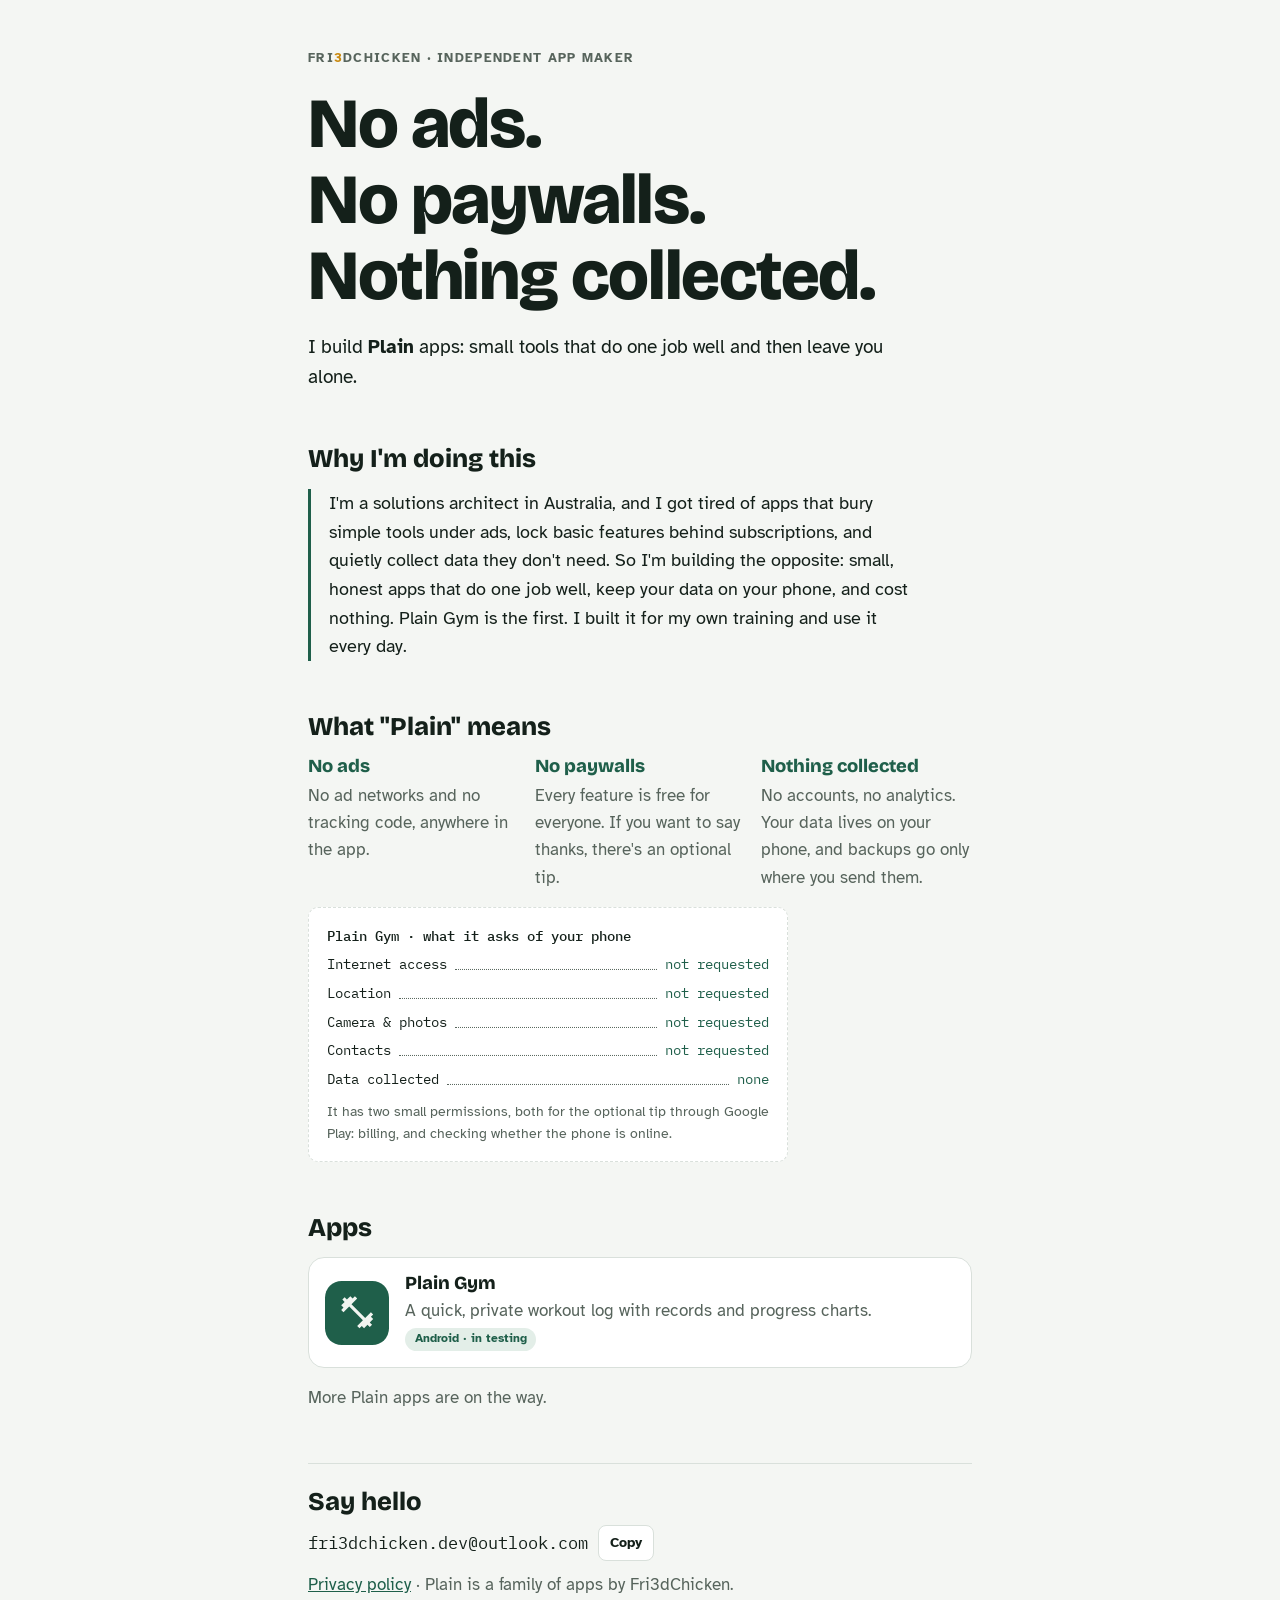
<file: index.html>
<!doctype html>
<html lang="en-AU">
<head>
<meta charset="utf-8">
<meta name="viewport" content="width=device-width, initial-scale=1">
<title>Fri3dChicken · Plain apps</title>
<meta name="description" content="Plain apps by Fri3dChicken: simple apps with no ads, no paywalls and no data collection.">
<meta property="og:title" content="Fri3dChicken · Plain apps">
<meta property="og:description" content="No ads. No paywalls. Nothing collected.">
<meta property="og:image" content="https://fri3dchicken.github.io/icon-512.png">
<meta property="og:url" content="https://fri3dchicken.github.io/">
<link rel="icon" href="favicon.png">
<link rel="preconnect" href="https://fonts.googleapis.com">
<link rel="preconnect" href="https://fonts.gstatic.com" crossorigin>
<link rel="stylesheet" href="https://fonts.googleapis.com/css2?family=Atkinson+Hyperlegible:ital,wght@0,400;0,700;1,400&family=Bricolage+Grotesque:opsz,wght@12..96,500;12..96,800&family=IBM+Plex+Mono:wght@400;500&display=swap">
<link rel="stylesheet" href="style.css">
</head>
<body>
<main class="wrap">
  <section class="hero">
    <span class="eyebrow">Fri<span class="three">3</span>dChicken · independent app maker</span>
    <h1><span>No ads.</span><span>No paywalls.</span><span>Nothing collected.</span></h1>
    <p class="intro">I build <strong>Plain</strong> apps: small tools that do one job well and then leave you alone.</p>
  </section>

  <section class="why" aria-labelledby="why-title">
    <h2 id="why-title">Why I'm doing this</h2>
    <blockquote>I'm a solutions architect in Australia, and I got tired of apps that bury simple tools under ads, lock basic features behind subscriptions, and quietly collect data they don't need. So I'm building the opposite: small, honest apps that do one job well, keep your data on your phone, and cost nothing. Plain Gym is the first. I built it for my own training and use it every day.</blockquote>
  </section>

  <section aria-labelledby="promise-title">
    <h2 id="promise-title">What "Plain" means</h2>
    <div class="promise-list">
      <div><h3>No ads</h3><p class="muted">No ad networks and no tracking code, anywhere in the app.</p></div>
      <div><h3>No paywalls</h3><p class="muted">Every feature is free for everyone. If you want to say thanks, there's an optional tip.</p></div>
      <div><h3>Nothing collected</h3><p class="muted">No accounts, no analytics. Your data lives on your phone, and backups go only where you send them.</p></div>
    </div>
    <div class="receipt" aria-label="What Plain Gym asks of your phone">
      <span class="title">Plain Gym · what it asks of your phone</span>
      <div class="row"><span>Internet access</span><span class="dots"></span><span class="val">not requested</span></div>
      <div class="row"><span>Location</span><span class="dots"></span><span class="val">not requested</span></div>
      <div class="row"><span>Camera &amp; photos</span><span class="dots"></span><span class="val">not requested</span></div>
      <div class="row"><span>Contacts</span><span class="dots"></span><span class="val">not requested</span></div>
      <div class="row"><span>Data collected</span><span class="dots"></span><span class="val">none</span></div>
      <p class="note">It has two small permissions, both for the optional tip through Google Play: billing, and checking whether the phone is online.</p>
    </div>
  </section>

  <section aria-labelledby="apps-title">
    <h2 id="apps-title">Apps</h2>
    <a class="app-card" href="gym/">
      <span class="icon" aria-hidden="true"><svg viewBox="0 0 24 24"><path fill="#F2F5F1" d="M20.57 14.86L22 13.43 20.57 12 17 15.57 8.43 7 12 3.43 10.57 2 9.14 3.43 7.71 2 5.57 4.14 4.14 2.71 2.71 4.14l1.43 1.43L2 7.71l1.43 1.43L2 10.57 3.43 12 7 8.43 15.57 17 12 20.57 13.43 22l1.43-1.43L16.29 22l2.14-2.14 1.43 1.43 1.43-1.43-1.43-1.43L22 16.29z"/></svg></span>
      <span class="body">
        <h3>Plain Gym</h3>
        <span class="muted">A quick, private workout log with records and progress charts.</span>
        <span class="chip">Android · in testing</span>
      </span>
    </a>
    <p class="muted">More Plain apps are on the way.</p>
  </section>

  <section class="contact" aria-labelledby="contact-title">
    <h2 id="contact-title">Say hello</h2>
    <div class="email-row">
      <span class="email">fri3dchicken.dev@outlook.com</span>
      <button type="button" class="copy" data-copy="fri3dchicken.dev@outlook.com">Copy</button>
    </div>
    <p class="muted"><a href="privacy.html">Privacy policy</a> · Plain is a family of apps by Fri3dChicken.</p>
  </section>
</main>
<script src="copy.js"></script>
</body>
</html>
</file>
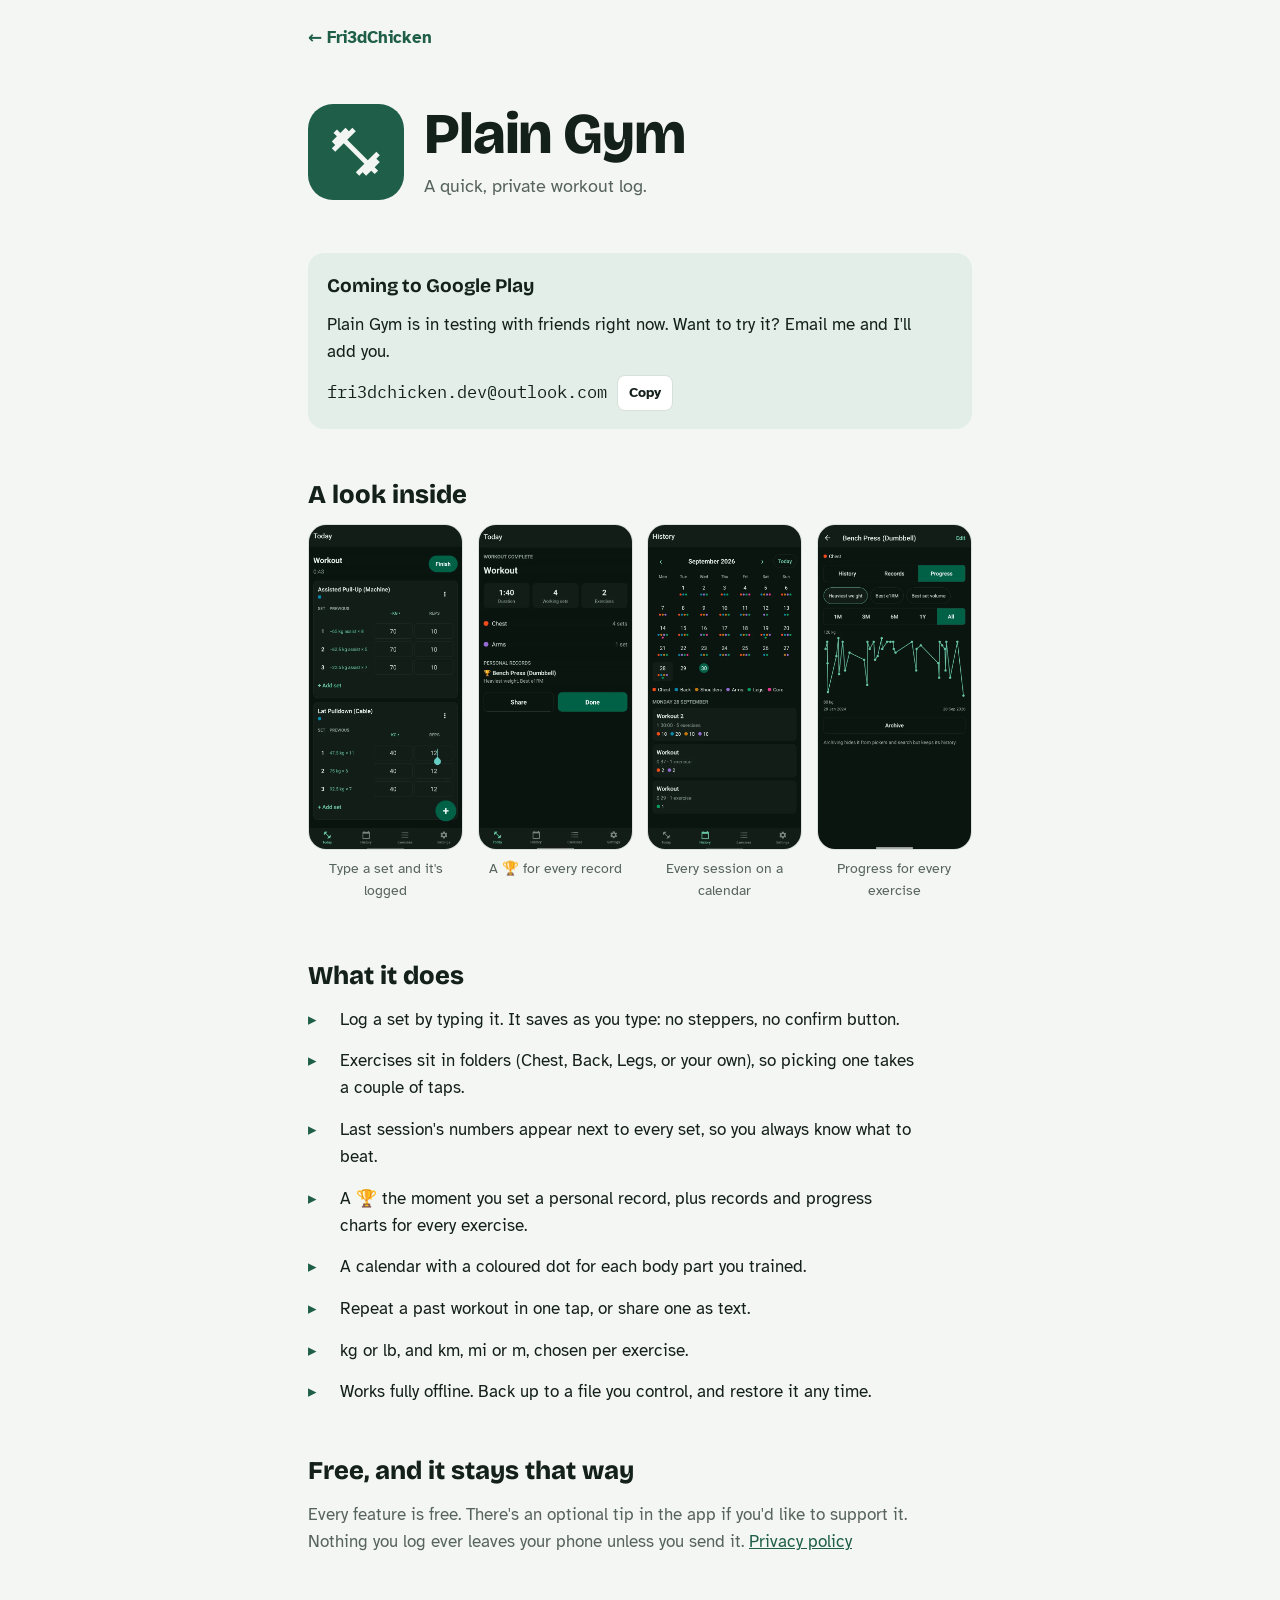
<file: gym/index.html>
<!doctype html>
<html lang="en-AU">
<head>
<meta charset="utf-8">
<meta name="viewport" content="width=device-width, initial-scale=1">
<title>Plain Gym · Fri3dChicken</title>
<meta name="description" content="Plain Gym: a quick, private workout log. No ads, no paywalls, nothing collected.">
<meta property="og:title" content="Plain Gym">
<meta property="og:description" content="A quick, private workout log. No ads. No paywalls. Nothing collected.">
<meta property="og:image" content="https://fri3dchicken.github.io/icon-512.png">
<meta property="og:url" content="https://fri3dchicken.github.io/gym/">
<link rel="icon" href="../favicon.png">
<link rel="preconnect" href="https://fonts.googleapis.com">
<link rel="preconnect" href="https://fonts.gstatic.com" crossorigin>
<link rel="stylesheet" href="https://fonts.googleapis.com/css2?family=Atkinson+Hyperlegible:ital,wght@0,400;0,700;1,400&family=Bricolage+Grotesque:opsz,wght@12..96,500;12..96,800&family=IBM+Plex+Mono:wght@400;500&display=swap">
<link rel="stylesheet" href="../style.css">
</head>
<body>
<main class="wrap">
  <a class="back" href="../">← Fri3dChicken</a>
  <header class="app-head">
    <span class="icon big" aria-hidden="true"><svg viewBox="0 0 24 24"><path fill="#F2F5F1" d="M20.57 14.86L22 13.43 20.57 12 17 15.57 8.43 7 12 3.43 10.57 2 9.14 3.43 7.71 2 5.57 4.14 4.14 2.71 2.71 4.14l1.43 1.43L2 7.71l1.43 1.43L2 10.57 3.43 12 7 8.43 15.57 17 12 20.57 13.43 22l1.43-1.43L16.29 22l2.14-2.14 1.43 1.43 1.43-1.43-1.43-1.43L22 16.29z"/></svg></span>
    <div style="display:grid;gap:0.4rem;min-width:0">
      <h1>Plain Gym</h1>
      <p class="tagline muted">A quick, private workout log.</p>
    </div>
  </header>

  <section class="get" aria-labelledby="get-title">
    <strong id="get-title">Coming to Google Play</strong>
    <p>Plain Gym is in testing with friends right now. Want to try it? Email me and I'll add you.</p>
    <div class="email-row">
      <span class="email">fri3dchicken.dev@outlook.com</span>
      <button type="button" class="copy" data-copy="fri3dchicken.dev@outlook.com">Copy</button>
    </div>
  </section>

  <section aria-labelledby="shots-title">
    <h2 id="shots-title">A look inside</h2>
    <div class="shots" tabindex="0" role="region" aria-label="Screenshots; scroll sideways for more">
      <figure class="shot">
        <img src="shots/today.webp" width="600" height="1269" loading="lazy" alt="Today tab mid-workout: two exercises with their sets typed in, and last session's numbers beside each set">
        <figcaption>Type a set and it's logged</figcaption>
      </figure>
      <figure class="shot">
        <img src="shots/summary.webp" width="600" height="1269" loading="lazy" alt="Workout summary: duration, working sets and exercises, the body parts trained, and a trophy for a dumbbell bench press record">
        <figcaption>A 🏆 for every record</figcaption>
      </figure>
      <figure class="shot">
        <img src="shots/history.webp" width="600" height="1269" loading="lazy" alt="History calendar for a month, with a coloured dot for each body part trained each day, and the workouts from one day listed below">
        <figcaption>Every session on a calendar</figcaption>
      </figure>
      <figure class="shot">
        <img src="shots/progress.webp" width="600" height="1269" loading="lazy" alt="Progress chart of the heaviest dumbbell bench press over two and a half years">
        <figcaption>Progress for every exercise</figcaption>
      </figure>
    </div>
  </section>

  <section aria-labelledby="features-title">
    <h2 id="features-title">What it does</h2>
    <ul class="features">
      <li><span>Log a set by typing it. It saves as you type: no steppers, no confirm button.</span></li>
      <li><span>Exercises sit in folders (Chest, Back, Legs, or your own), so picking one takes a couple of taps.</span></li>
      <li><span>Last session's numbers appear next to every set, so you always know what to beat.</span></li>
      <li><span>A 🏆 the moment you set a personal record, plus records and progress charts for every exercise.</span></li>
      <li><span>A calendar with a coloured dot for each body part you trained.</span></li>
      <li><span>Repeat a past workout in one tap, or share one as text.</span></li>
      <li><span>kg or lb, and km, mi or m, chosen per exercise.</span></li>
      <li><span>Works fully offline. Back up to a file you control, and restore it any time.</span></li>
    </ul>
  </section>

  <section aria-labelledby="free-title">
    <h2 id="free-title">Free, and it stays that way</h2>
    <p class="muted">Every feature is free. There's an optional tip in the app if you'd like to support it. Nothing you log ever leaves your phone unless you send it. <a href="../privacy.html">Privacy policy</a></p>
  </section>
</main>
<script src="../copy.js"></script>
</body>
</html>
</file>
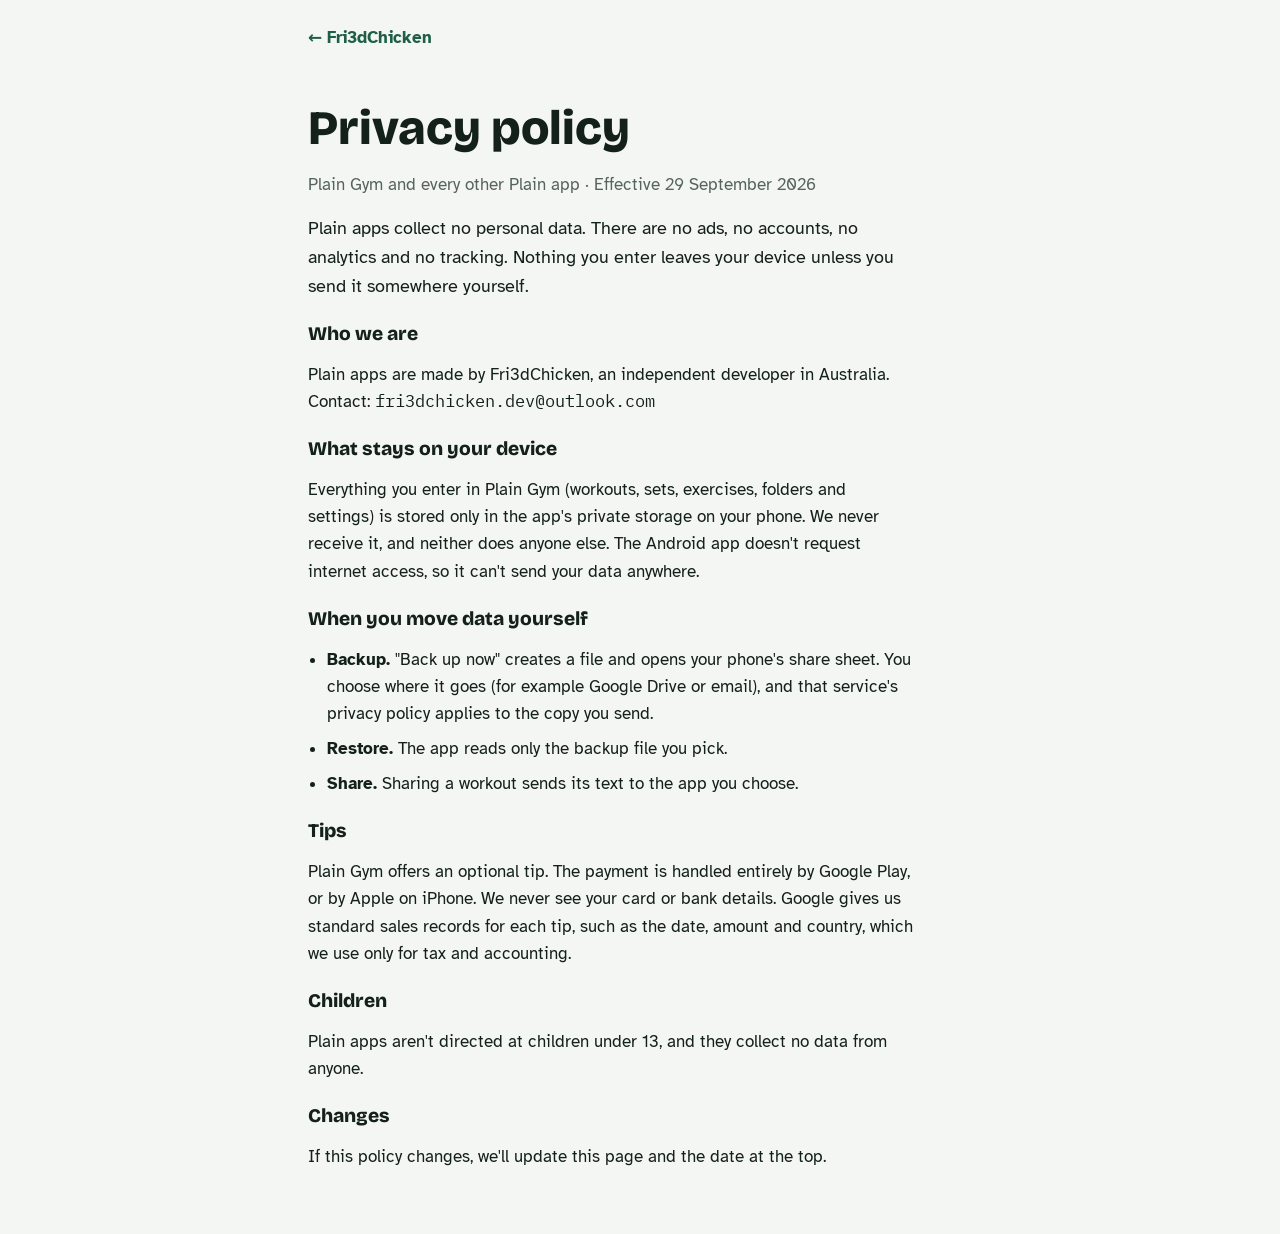
<file: privacy.html>
<!doctype html>
<html lang="en-AU">
<head>
<meta charset="utf-8">
<meta name="viewport" content="width=device-width, initial-scale=1">
<title>Privacy policy · Plain</title>
<meta name="description" content="Privacy policy for Plain Gym and every other Plain app by Fri3dChicken.">
<link rel="icon" href="favicon.png">
<link rel="preconnect" href="https://fonts.googleapis.com">
<link rel="preconnect" href="https://fonts.gstatic.com" crossorigin>
<link rel="stylesheet" href="https://fonts.googleapis.com/css2?family=Atkinson+Hyperlegible:ital,wght@0,400;0,700;1,400&family=Bricolage+Grotesque:opsz,wght@12..96,500;12..96,800&family=IBM+Plex+Mono:wght@400;500&display=swap">
<link rel="stylesheet" href="style.css">
</head>
<body>
<main class="wrap policy">
  <a class="back" href="./">← Fri3dChicken</a>
  <section>
    <h1>Privacy policy</h1>
    <p class="muted">Plain Gym and every other Plain app · Effective 29 September 2026</p>
    <p class="lede">Plain apps collect no personal data. There are no ads, no accounts, no analytics and no tracking. Nothing you enter leaves your device unless you send it somewhere yourself.</p>

    <h2>Who we are</h2>
    <p>Plain apps are made by Fri3dChicken, an independent developer in Australia. Contact: <span class="email">fri3dchicken.dev@outlook.com</span></p>

    <h2>What stays on your device</h2>
    <p>Everything you enter in Plain Gym (workouts, sets, exercises, folders and settings) is stored only in the app's private storage on your phone. We never receive it, and neither does anyone else. The Android app doesn't request internet access, so it can't send your data anywhere.</p>

    <h2>When you move data yourself</h2>
    <ul>
      <li><strong>Backup.</strong> "Back up now" creates a file and opens your phone's share sheet. You choose where it goes (for example Google Drive or email), and that service's privacy policy applies to the copy you send.</li>
      <li><strong>Restore.</strong> The app reads only the backup file you pick.</li>
      <li><strong>Share.</strong> Sharing a workout sends its text to the app you choose.</li>
    </ul>

    <h2>Tips</h2>
    <p>Plain Gym offers an optional tip. The payment is handled entirely by Google Play, or by Apple on iPhone. We never see your card or bank details. Google gives us standard sales records for each tip, such as the date, amount and country, which we use only for tax and accounting.</p>

    <h2>Children</h2>
    <p>Plain apps aren't directed at children under 13, and they collect no data from anyone.</p>

    <h2>Changes</h2>
    <p>If this policy changes, we'll update this page and the date at the top.</p>
  </section>
</main>
</body>
</html>
</file>
<file: style.css>
/* Fri3dChicken · Plain. One narrow, letter-like column: a plain-spoken promise, the maker's reasons,
   a checkable permissions receipt, then the apps. Pine is the family colour; yolk marks the "3". */
:root {
  --bg: #f4f6f3;
  --surface: #ffffff;
  --fg: #14201a;
  --muted: #57645c;
  --line: #d9e0db;
  --pine: #1f5f4a;
  --pine-soft: #e3eee8;
  --yolk: #c98a12;
  --font-display: "Bricolage Grotesque", "Segoe UI", system-ui, sans-serif;
  --font-body: "Atkinson Hyperlegible", "Segoe UI", system-ui, sans-serif;
  --font-mono: "IBM Plex Mono", ui-monospace, Consolas, monospace;
  color-scheme: light;
}
@media (prefers-color-scheme: dark) {
  :root {
    --bg: #0e1411; --surface: #151d19; --fg: #e6ece8; --muted: #97a69d;
    --line: #25302a; --pine: #7cc4a8; --pine-soft: #1a2a23; --yolk: #f0b84a;
    color-scheme: dark;
  }
}

* { box-sizing: border-box; }
body {
  margin: 0;
  background: var(--bg);
  color: var(--fg);
  font-family: var(--font-body);
  font-size: 1.0625rem;
  line-height: 1.6;
}
.wrap {
  max-width: 44rem;
  margin: 0 auto;
  padding-inline: 1.25rem;
  padding-block: 1.5rem 4rem;
  display: grid;
  gap: 3.25rem;
}
a { color: var(--pine); }
a:focus-visible, button:focus-visible, .shots:focus-visible { outline: 3px solid var(--yolk); outline-offset: 3px; border-radius: 6px; }
h1, h2, h3 { font-family: var(--font-display); line-height: 1.08; text-wrap: balance; margin: 0; }
h2 { font-size: 1.6rem; font-weight: 800; }
h3 { font-size: 1.15rem; font-weight: 800; }
p, ul { margin: 0; max-width: 38rem; }
section { display: grid; gap: 1rem; }
.muted { color: var(--muted); }
.eyebrow { font-size: 0.8rem; letter-spacing: 0.1em; text-transform: uppercase; font-weight: 700; color: var(--muted); }
.eyebrow a { color: inherit; text-decoration: none; }
.three { color: var(--yolk); }

/* Home */
.hero { gap: 1.1rem; padding-top: 1.5rem; }
.hero h1 { font-size: clamp(2.6rem, 9vw, 4.4rem); font-weight: 800; letter-spacing: -0.02em; }
.hero h1 span { display: block; }
.hero .intro { font-size: 1.2rem; }
.why blockquote { margin: 0; padding-left: 1.1rem; border-left: 3px solid var(--pine); font-size: 1.12rem; max-width: 38rem; }
.promise-list { display: grid; gap: 1rem; grid-template-columns: repeat(auto-fit, minmax(min(100%, 12rem), 1fr)); }
.promise-list div { display: grid; gap: 0.35rem; align-content: start; }
.promise-list h3 { color: var(--pine); }

.receipt {
  font-family: var(--font-mono); font-size: 0.9rem;
  background: var(--surface); border: 1px dashed var(--line); border-radius: 10px;
  padding: 1rem 1.1rem; display: grid; gap: 0.35rem; max-width: 30rem;
}
.receipt .title { font-weight: 500; }
.receipt .row { display: flex; gap: 0.5rem; }
.receipt .row span:first-child { flex: 0 0 auto; }
.receipt .dots { flex: 1 1 auto; border-bottom: 1px dotted var(--muted); transform: translateY(-0.35em); min-width: 1rem; }
.receipt .val { color: var(--pine); flex: 0 0 auto; }
.receipt .note { color: var(--muted); font-family: var(--font-body); font-size: 0.85rem; margin-top: 0.35rem; }

.app-card {
  display: grid; grid-template-columns: auto 1fr; gap: 1rem; align-items: center;
  background: var(--surface); border: 1px solid var(--line); border-radius: 16px;
  padding: 1rem; text-decoration: none; color: inherit;
}
.app-card:hover { border-color: var(--pine); }
.app-card .body { display: grid; gap: 0.2rem; min-width: 0; }
.chip { justify-self: start; font-size: 0.78rem; font-weight: 700; color: var(--pine); background: var(--pine-soft); border-radius: 999px; padding: 0.1rem 0.6rem; }
/* The app icon keeps its own colours in either theme, as on a phone. */
.icon { width: 4rem; height: 4rem; border-radius: 26%; background: #1f5f4a; display: grid; place-items: center; flex: none; }
.icon svg { width: 60%; height: 60%; }
.icon.big { width: 6rem; height: 6rem; }

.contact { border-top: 1px solid var(--line); padding-top: 1.5rem; gap: 0.6rem; }
.email-row { display: flex; flex-wrap: wrap; align-items: center; gap: 0.6rem; }
.email { font-family: var(--font-mono); user-select: all; overflow-wrap: anywhere; }
.copy {
  font: inherit; font-size: 0.85rem; font-weight: 700; cursor: pointer;
  border: 1px solid var(--line); background: var(--surface); color: var(--fg);
  border-radius: 8px; padding: 0.3rem 0.7rem; min-height: 2.25rem;
}

/* App page */
.back { font-weight: 700; text-decoration: none; }
.app-head { display: flex; flex-wrap: wrap; gap: 1.25rem; align-items: center; }
.app-head h1 { font-size: clamp(2.4rem, 8vw, 3.6rem); font-weight: 800; letter-spacing: -0.02em; }
.app-head .tagline { font-size: 1.15rem; }
.get { background: var(--pine-soft); border-radius: 16px; padding: 1.1rem 1.2rem; gap: 0.6rem; }
.get strong { font-family: var(--font-display); font-size: 1.2rem; }
/* Four across on a laptop; on a phone, two at a time with a sideways scroll. */
.shots {
  display: grid; grid-auto-flow: column; grid-auto-columns: minmax(9.5rem, 1fr);
  gap: 0.9rem; overflow-x: auto; padding-bottom: 0.5rem; scroll-snap-type: x mandatory;
}
.shot { margin: 0; display: grid; gap: 0.5rem; align-content: start; scroll-snap-align: start; }
.shot img { display: block; width: 100%; height: auto; border: 1px solid var(--line); border-radius: 18px; }
.shot figcaption { color: var(--muted); font-size: 0.85rem; text-align: center; }
.features { display: grid; gap: 0.9rem; padding: 0; list-style: none; }
.features li { display: grid; grid-template-columns: 1.4rem 1fr; gap: 0.6rem; }
.features li::before { content: "▸"; color: var(--pine); font-weight: 700; }

/* Privacy policy */
.policy h1 { font-size: clamp(2.2rem, 7vw, 3rem); font-weight: 800; }
.policy h2 { font-size: 1.2rem; margin-top: 0.5rem; }
.policy ul { padding-left: 1.2rem; display: grid; gap: 0.5rem; }
.lede { font-size: 1.12rem; }
</file>
